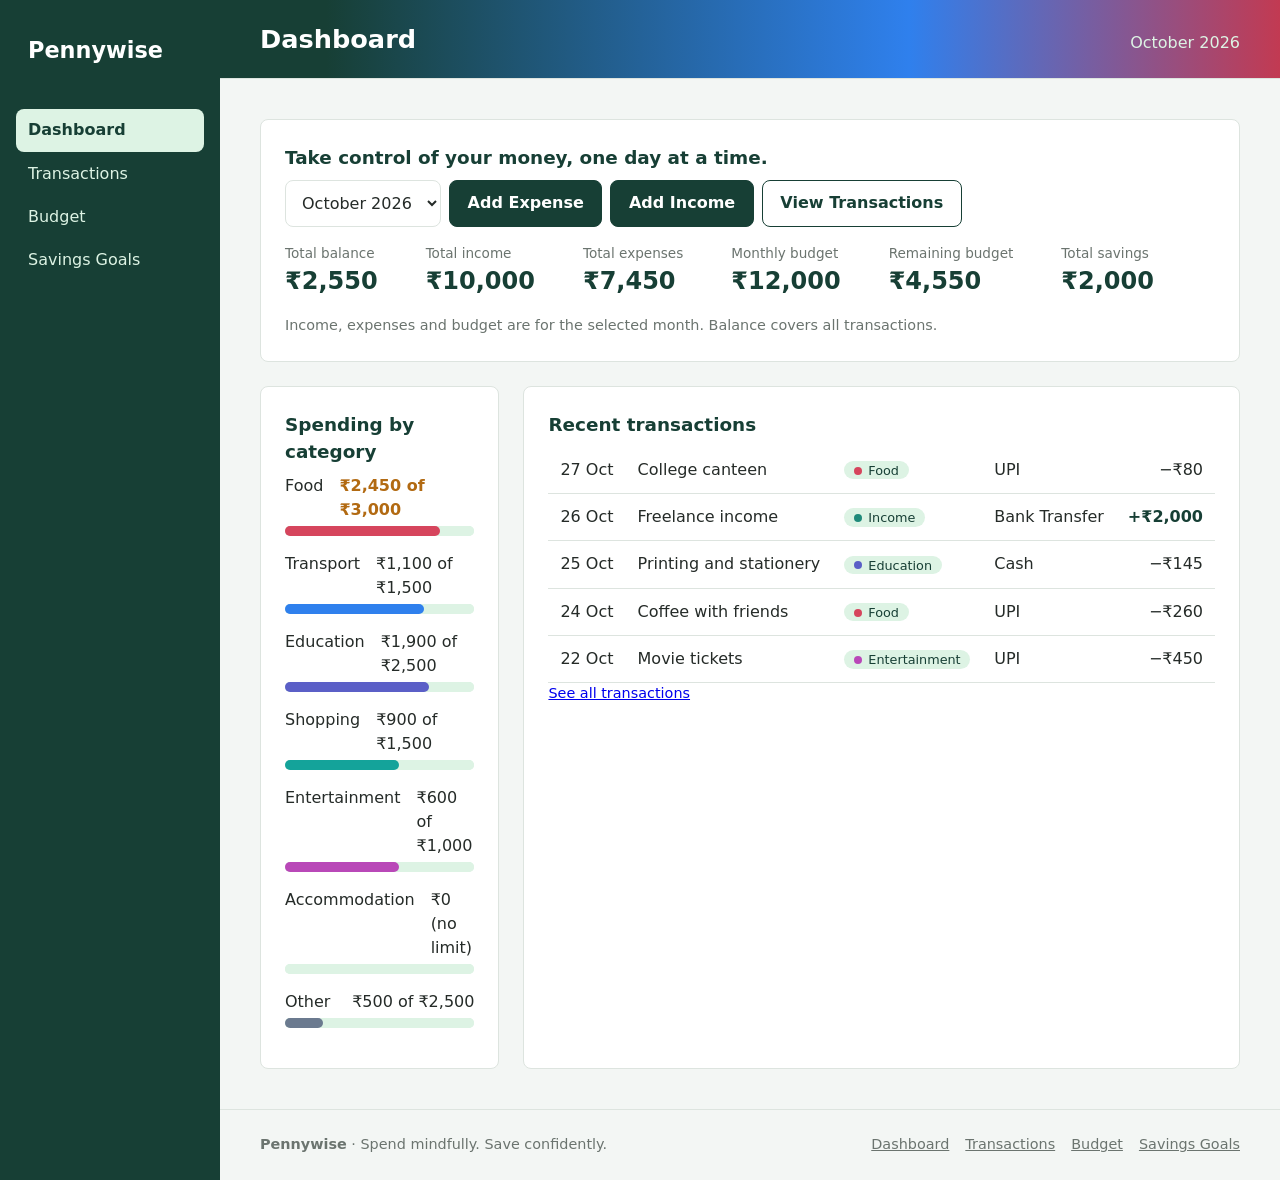
<file: index.html>
<!DOCTYPE html>
<html lang="en">
  <head>
    <meta charset="utf-8">
    <meta name="viewport" content="width=device-width, initial-scale=1">
    <title>Dashboard · Pennywise</title>
    <link rel="stylesheet" href="style.css">
  </head>
  <body data-page="dashboard">
    <aside class="sidebar">
      <a class="brand" href="index.html">Pennywise</a>
      <nav aria-label="Main">
        <ul>
          <li><a href="index.html" aria-current="page">Dashboard</a></li>
          <li><a href="transactions.html">Transactions</a></li>
          <li><a href="budget.html">Budget</a></li>
          <li><a href="savings.html">Savings Goals</a></li>
        </ul>
      </nav>
    </aside>
    <div class="main">
      <header class="page-header">
        <h1>Dashboard</h1>
        <p id="headerMonth"></p>
      </header>
      <main>
        <section class="panel">
          <h2>Take control of your money, one day at a time.</h2>
          <form class="filters" action="index.html" method="get">
            <label for="month" hidden>Month</label>
            <select id="month" name="month"></select>
            <a class="btn" href="transactions.html?type=Expense#add">Add Expense</a>
            <a class="btn" href="transactions.html?type=Income#add">Add Income</a>
            <a class="btn secondary" href="transactions.html">View Transactions</a>
          </form>
          <dl class="summary">
            <div><dt>Total balance</dt><dd id="balance">₹0</dd></div>
            <div><dt>Total income</dt><dd id="income">₹0</dd></div>
            <div><dt>Total expenses</dt><dd id="expenses">₹0</dd></div>
            <div><dt>Monthly budget</dt><dd id="budgetTotal">₹0</dd></div>
            <div><dt>Remaining budget</dt><dd id="remaining">₹0</dd></div>
            <div><dt>Total savings</dt><dd id="savings">₹0</dd></div>
          </dl>
          <p class="muted small-note">Income, expenses and budget are for the selected month. Balance covers all transactions.</p>
        </section>
        <div class="two-col">
          <section class="panel">
            <h2>Spending by category</h2>
            <div id="categoryBars"></div>
          </section>
          <section class="panel">
            <h2>Recent transactions</h2>
            <div class="table-wrap">
              <table>
                <tbody id="recentBody"></tbody>
              </table>
            </div>
            <p class="muted"><a href="transactions.html">See all transactions</a></p>
          </section>
        </div>
      </main>
      <footer>
        <p><strong>Pennywise</strong> · Spend mindfully. Save confidently.</p>
        <nav aria-label="Footer">
          <a href="index.html">Dashboard</a>
          <a href="transactions.html">Transactions</a>
          <a href="budget.html">Budget</a>
          <a href="savings.html">Savings Goals</a>
        </nav>
      </footer>
    </div>
    <script src="script.js"></script>
  </body>
</html>
</file>
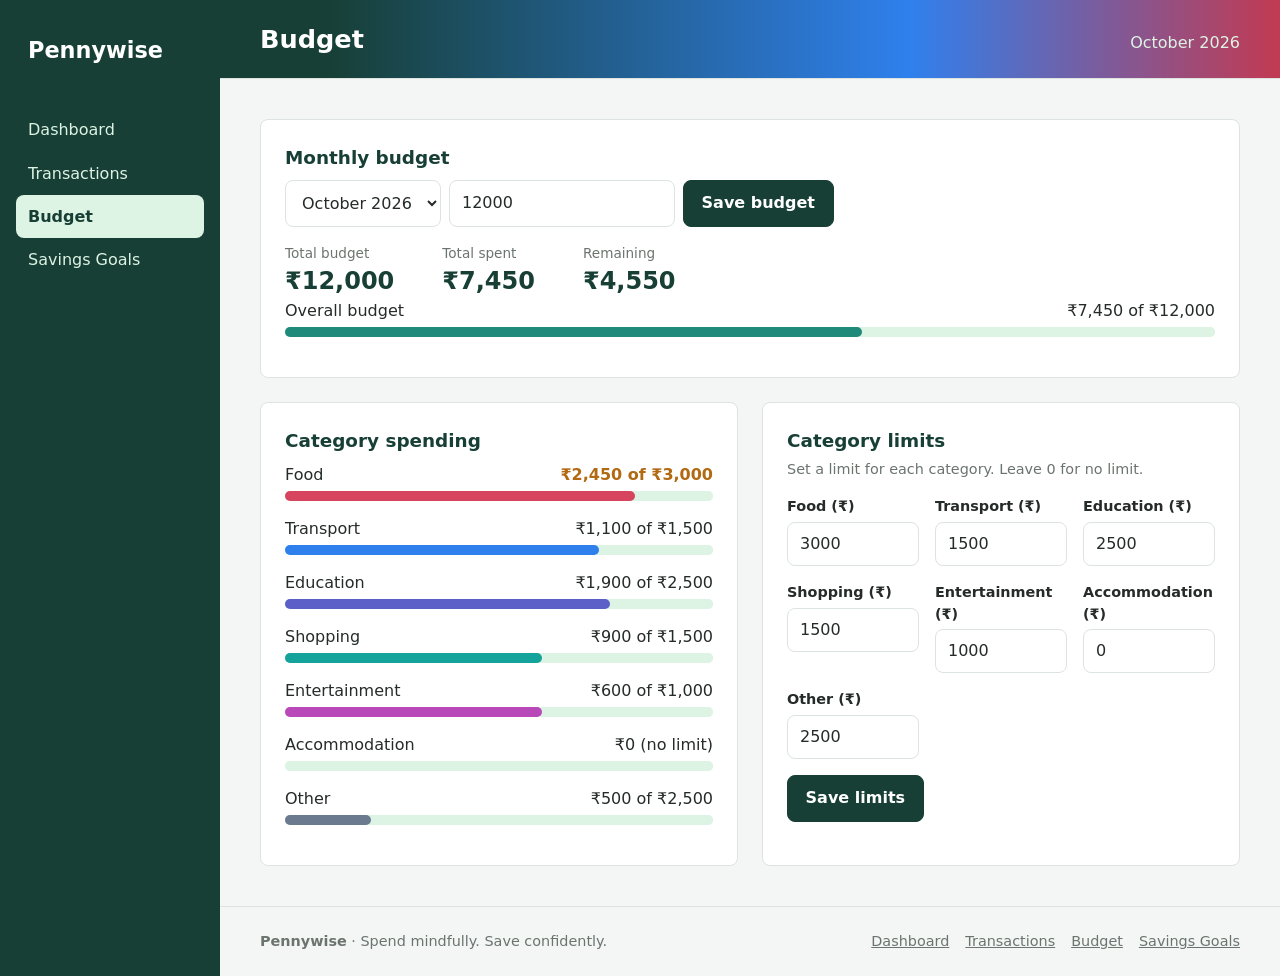
<file: budget.html>
<!DOCTYPE html>
<html lang="en">
  <head>
    <meta charset="utf-8">
    <meta name="viewport" content="width=device-width, initial-scale=1">
    <title>Budget · Pennywise</title>
    <link rel="stylesheet" href="style.css">
  </head>
  <body data-page="budget">
    <aside class="sidebar">
      <a class="brand" href="index.html">Pennywise</a>
      <nav aria-label="Main">
        <ul>
          <li><a href="index.html">Dashboard</a></li>
          <li><a href="transactions.html">Transactions</a></li>
          <li><a href="budget.html" aria-current="page">Budget</a></li>
          <li><a href="savings.html">Savings Goals</a></li>
        </ul>
      </nav>
    </aside>
    <div class="main">
      <header class="page-header">
        <h1>Budget</h1>
        <p id="headerMonth"></p>
      </header>
      <main>
        <section class="panel">
          <h2>Monthly budget</h2>
          <form class="filters" id="budgetForm">
            <label for="month" hidden>Month</label>
            <select id="month"></select>
            <label for="monthlyBudget" hidden>Monthly budget</label>
            <input id="monthlyBudget" type="number" min="0" step="1" placeholder="Monthly budget in ₹" required>
            <button class="btn" type="submit">Save budget</button>
          </form>
          <dl class="summary">
            <div><dt>Total budget</dt><dd id="totalBudget">₹0</dd></div>
            <div><dt>Total spent</dt><dd id="totalSpent">₹0</dd></div>
            <div><dt>Remaining</dt><dd id="remaining">₹0</dd></div>
          </dl>
          <div class="alert" id="budgetAlert" hidden></div>
          <div id="overallBar"></div>
        </section>
        <div class="two-col">
          <section class="panel">
            <h2>Category spending</h2>
            <div id="budgetBars"></div>
          </section>
          <section class="panel">
            <h2>Category limits</h2>
            <p class="muted">Set a limit for each category. Leave 0 for no limit.</p>
            <form id="limitForm">
              <div id="limitFields" class="form-grid"></div>
              <button class="btn" type="submit">Save limits</button>
            </form>
          </section>
        </div>
      </main>
      <footer>
        <p><strong>Pennywise</strong> · Spend mindfully. Save confidently.</p>
        <nav aria-label="Footer">
          <a href="index.html">Dashboard</a>
          <a href="transactions.html">Transactions</a>
          <a href="budget.html">Budget</a>
          <a href="savings.html">Savings Goals</a>
        </nav>
      </footer>
    </div>
    <script src="script.js"></script>
  </body>
</html>
</file>
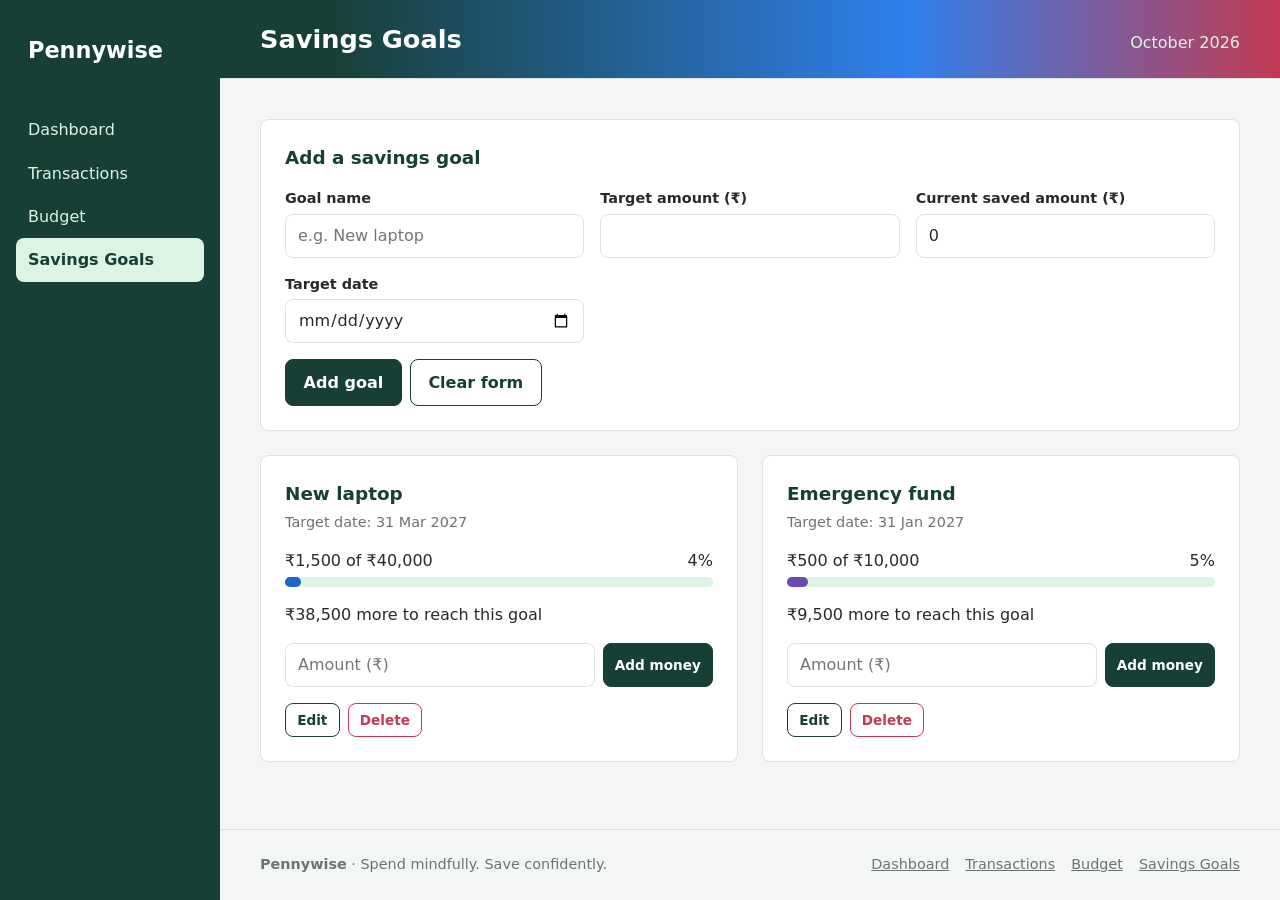
<file: savings.html>
<!DOCTYPE html>
<html lang="en">
  <head>
    <meta charset="utf-8">
    <meta name="viewport" content="width=device-width, initial-scale=1">
    <title>Savings Goals · Pennywise</title>
    <link rel="stylesheet" href="style.css">
  </head>
  <body data-page="savings">
    <aside class="sidebar">
      <a class="brand" href="index.html">Pennywise</a>
      <nav aria-label="Main">
        <ul>
          <li><a href="index.html">Dashboard</a></li>
          <li><a href="transactions.html">Transactions</a></li>
          <li><a href="budget.html">Budget</a></li>
          <li><a href="savings.html" aria-current="page">Savings Goals</a></li>
        </ul>
      </nav>
    </aside>
    <div class="main">
      <header class="page-header">
        <h1>Savings Goals</h1>
        <p id="headerMonth"></p>
      </header>
      <main>
        <section class="panel">
          <h2 id="goalFormTitle">Add a savings goal</h2>
          <form id="goalForm">
            <input type="hidden" id="goalId">
            <div class="form-grid">
              <div class="field">
                <label for="goalName">Goal name</label>
                <input id="goalName" type="text" placeholder="e.g. New laptop" required>
              </div>
              <div class="field">
                <label for="goalTarget">Target amount (₹)</label>
                <input id="goalTarget" type="number" min="1" step="1" required>
              </div>
              <div class="field">
                <label for="goalSaved">Current saved amount (₹)</label>
                <input id="goalSaved" type="number" min="0" step="1" value="0" required>
              </div>
              <div class="field">
                <label for="goalDate">Target date</label>
                <input id="goalDate" type="date" required>
              </div>
            </div>
            <div class="actions">
              <button class="btn" type="submit" id="goalSubmit">Add goal</button>
              <button class="btn secondary" type="button" id="goalCancel">Clear form</button>
            </div>
          </form>
        </section>
        <div class="goal-grid" id="goalList"></div>
      </main>
      <footer>
        <p><strong>Pennywise</strong> · Spend mindfully. Save confidently.</p>
        <nav aria-label="Footer">
          <a href="index.html">Dashboard</a>
          <a href="transactions.html">Transactions</a>
          <a href="budget.html">Budget</a>
          <a href="savings.html">Savings Goals</a>
        </nav>
      </footer>
    </div>
    <script src="script.js"></script>
  </body>
</html>
</file>
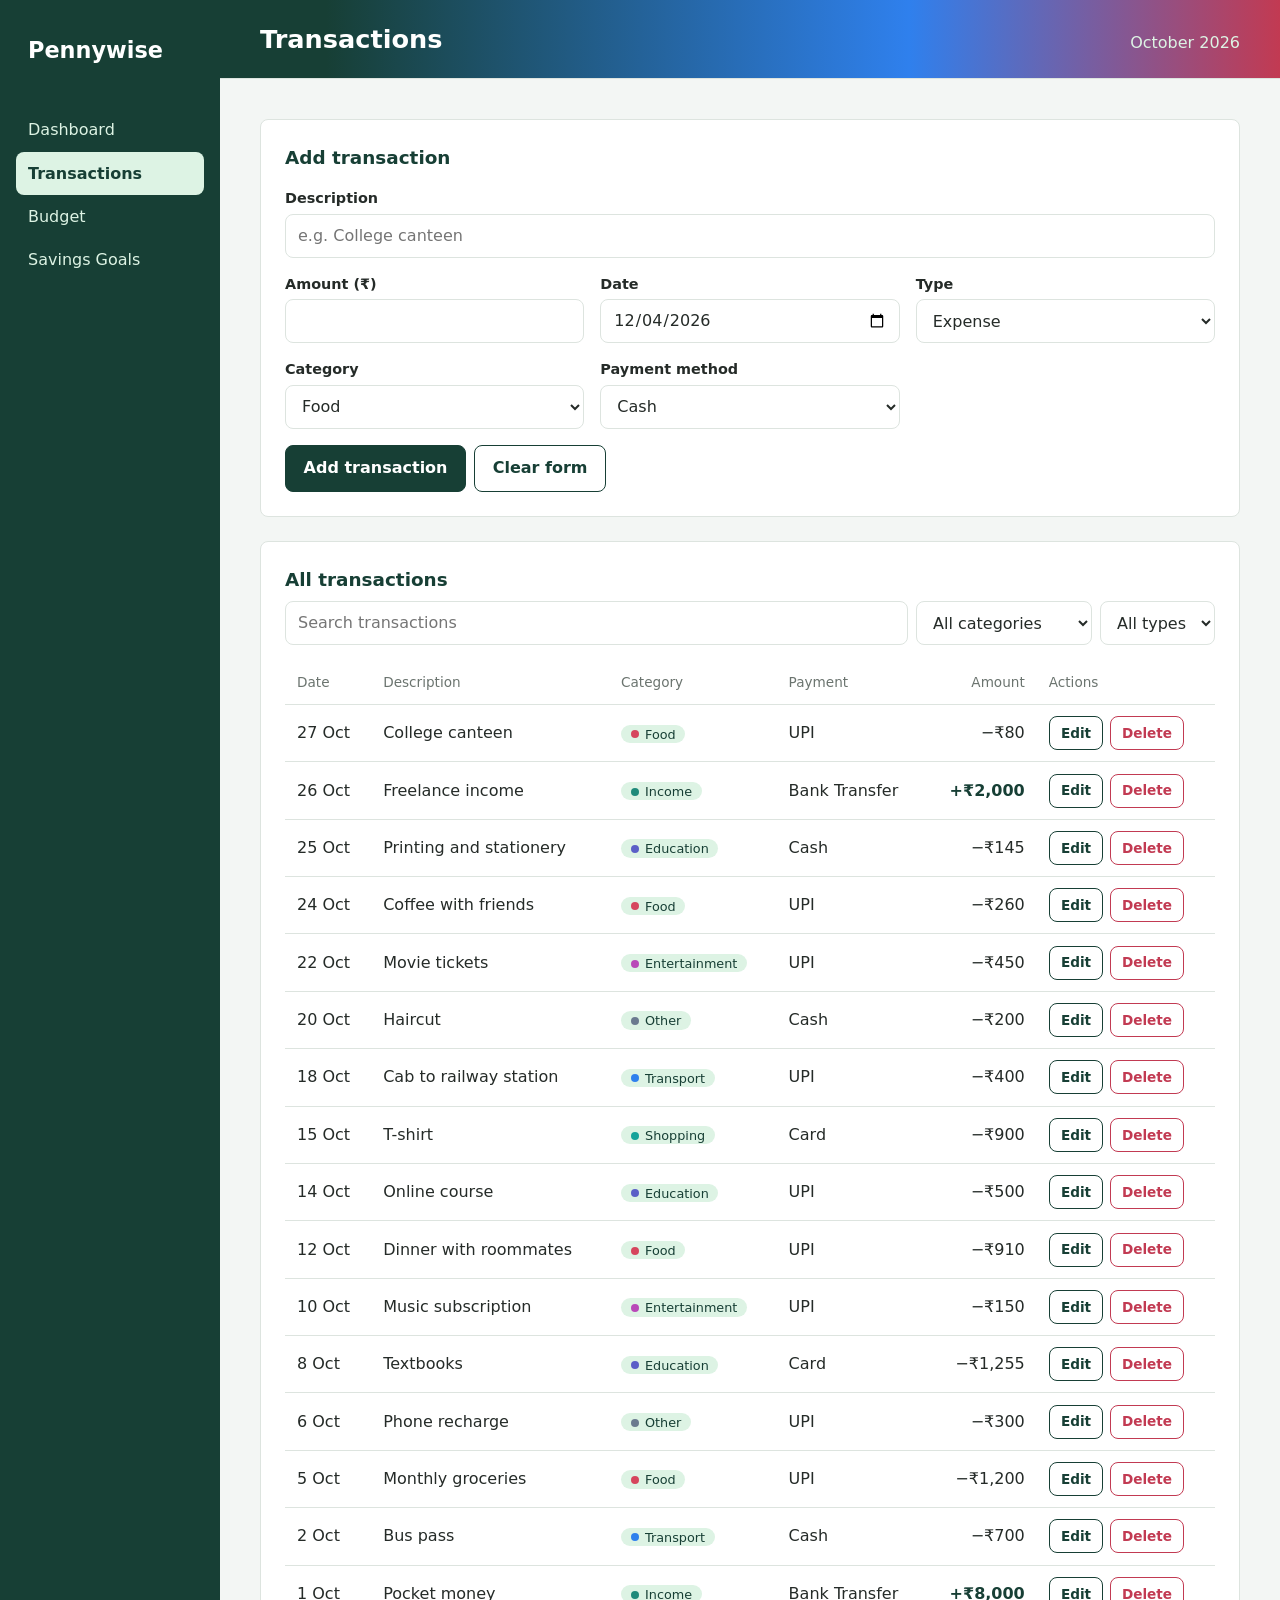
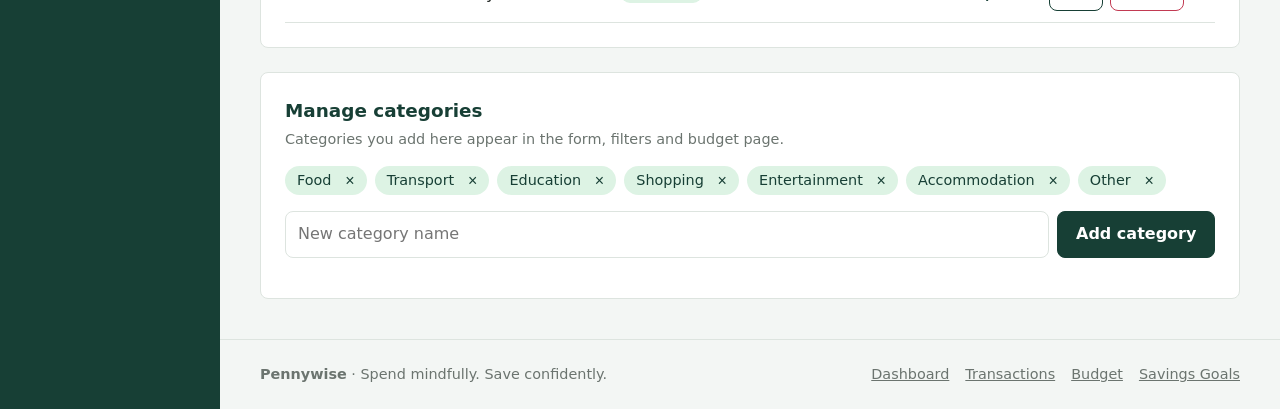
<file: transactions.html>
<!DOCTYPE html>
<html lang="en">
  <head>
    <meta charset="utf-8">
    <meta name="viewport" content="width=device-width, initial-scale=1">
    <title>Transactions · Pennywise</title>
    <link rel="stylesheet" href="style.css">
  </head>
  <body data-page="transactions">
    <aside class="sidebar">
      <a class="brand" href="index.html">Pennywise</a>
      <nav aria-label="Main">
        <ul>
          <li><a href="index.html">Dashboard</a></li>
          <li><a href="transactions.html" aria-current="page">Transactions</a></li>
          <li><a href="budget.html">Budget</a></li>
          <li><a href="savings.html">Savings Goals</a></li>
        </ul>
      </nav>
    </aside>
    <div class="main">
      <header class="page-header">
        <h1>Transactions</h1>
        <p id="headerMonth"></p>
      </header>
      <main>
        <section class="panel" id="add">
          <h2 id="formTitle">Add transaction</h2>
          <form id="txForm">
            <input type="hidden" id="txId">
            <div class="form-grid">
              <div class="field wide">
                <label for="txDescription">Description</label>
                <input id="txDescription" type="text" placeholder="e.g. College canteen" required>
              </div>
              <div class="field">
                <label for="txAmount">Amount (₹)</label>
                <input id="txAmount" type="number" min="1" step="0.01" required>
              </div>
              <div class="field">
                <label for="txDate">Date</label>
                <input id="txDate" type="date" required>
              </div>
              <div class="field">
                <label for="txType">Type</label>
                <select id="txType">
                  <option>Expense</option>
                  <option>Income</option>
                </select>
              </div>
              <div class="field">
                <label for="txCategory">Category</label>
                <select id="txCategory"></select>
              </div>
              <div class="field">
                <label for="txMethod">Payment method</label>
                <select id="txMethod">
                  <option>Cash</option>
                  <option>UPI</option>
                  <option>Card</option>
                  <option>Bank Transfer</option>
                </select>
              </div>
            </div>
            <div class="actions">
              <button class="btn" type="submit" id="txSubmit">Add transaction</button>
              <button class="btn secondary" type="button" id="txCancel">Clear form</button>
            </div>
          </form>
        </section>

        <section class="panel">
          <h2>All transactions</h2>
          <div class="filters">
            <label for="search" hidden>Search</label>
            <input id="search" type="search" placeholder="Search transactions">
            <label for="filterCategory" hidden>Category</label>
            <select id="filterCategory"></select>
            <label for="filterType" hidden>Type</label>
            <select id="filterType">
              <option value="All">All types</option>
              <option>Income</option>
              <option>Expense</option>
            </select>
          </div>
          <div class="table-wrap">
            <table>
              <thead>
                <tr><th>Date</th><th>Description</th><th>Category</th><th>Payment</th><th class="amount">Amount</th><th>Actions</th></tr>
              </thead>
              <tbody id="txBody"></tbody>
            </table>
          </div>
        </section>

        <section class="panel">
          <h2>Manage categories</h2>
          <p class="muted">Categories you add here appear in the form, filters and budget page.</p>
          <div class="chips" id="categoryList"></div>
          <form class="inline-form" id="categoryForm">
            <label for="newCategory" hidden>New category</label>
            <input id="newCategory" type="text" placeholder="New category name" required>
            <button class="btn" type="submit">Add category</button>
          </form>
        </section>
      </main>
      <footer>
        <p><strong>Pennywise</strong> · Spend mindfully. Save confidently.</p>
        <nav aria-label="Footer">
          <a href="index.html">Dashboard</a>
          <a href="transactions.html">Transactions</a>
          <a href="budget.html">Budget</a>
          <a href="savings.html">Savings Goals</a>
        </nav>
      </footer>
    </div>
    <script src="script.js"></script>
  </body>
</html>
</file>
<file: style.css>
/* Variables */
:root {
  --green: #173F35;  --teal: #1F8A7A;  --mint: #DDF3E4;  --bg: #F3F6F4;  --white: #fff;
  --ink: #252B28;    --muted: #6B746F; --orange: #F2A65A; --line: #DDE4DF;
  --blue: #1F66C9;   --violet: #6A49B0; --rose: #C23A52;  --gold: #E9B44C;
  /* Category colors */
  --c-food: #D6455D; --c-transport: #2F80ED; --c-education: #5B5FC7;
  --c-shopping: #14A39A; --c-entertainment: #B948B8; --c-other: #6B7A8F;
  --gap: 1.5rem;     --radius: 8px;
  font-family: Inter, "Segoe UI", system-ui, sans-serif;
}

/* Base */
* { box-sizing: border-box; }
body { display: grid; grid-template-columns: 220px 1fr; min-height: 100vh; margin: 0; color: var(--ink); background: var(--bg); line-height: 1.5; }
h1, h2 { margin: 0 0 .5rem; color: var(--green); }
h1 { font-size: 1.6rem; }
h2 { font-size: 1.15rem; }
p { margin: 0 0 1rem; }
.muted { color: var(--muted); font-size: .9rem; }
:focus-visible { outline: 3px solid var(--orange); outline-offset: 2px; }

/* Sidebar */
.sidebar { padding: 1.5rem 1rem; background: var(--green); }
.sidebar ul { margin: 0; padding: 0; list-style: none; }
.sidebar a { display: block; padding: .6rem .75rem; border-radius: var(--radius); color: var(--mint); text-decoration: none; }
.sidebar a:hover { background: rgba(255, 255, 255, .1); }
.sidebar a[aria-current="page"] { background: var(--mint); color: var(--green); font-weight: 600; }
.sidebar .brand { margin-bottom: 2rem; color: var(--white); font-size: 1.4rem; font-weight: 700; }

/* Page layout */
.main { display: flex; flex-direction: column; min-width: 0; }
.page-header { display: flex; justify-content: space-between; align-items: baseline; padding: 1.25rem 2.5rem; background: linear-gradient(to right, var(--green) 10%, var(--c-transport) 65%, var(--rose) 100%); border-bottom: 1px solid var(--line);  background-color : var(--green);}
.page-header p { margin: 0; color: var(--muted);  }
main { display: grid; flex: 1; gap: var(--gap); align-content: start; padding: 2.5rem; }
.panel { padding: var(--gap); background: var(--white); border: 1px solid var(--line); border-radius: var(--radius); }
.two-col { display: grid; grid-template-columns: 1fr 1fr; gap: var(--gap); }
.summary { display: flex; flex-wrap: wrap; gap: 1rem 3rem; margin: 0; }
.summary dt { color: var(--muted); font-size: .85rem; }
.summary dd { margin: 0; color: var(--green); font-size: 1.5rem; font-weight: 600; }

/* Footer */
footer { display: flex; flex-wrap: wrap; justify-content: space-between; gap: 1rem; padding: 1.5rem 2.5rem; border-top: 1px solid var(--line); color: var(--muted); font-size: .9rem; }
footer p { margin: 0; }
footer nav { display: flex; flex-wrap: wrap; gap: 1rem; }
footer a { color: inherit; }
footer a:hover { color: var(--green); }

/* Forms */
.form-grid { display: grid; grid-template-columns: repeat(3, 1fr); gap: 1rem; margin: 1rem 0; }
.field { display: flex; flex-direction: column; gap: 4px; min-width: 0; }
.field.wide { grid-column: 1 / -1; }
.field label { font-size: .9rem; font-weight: 600; }
.field small { color: var(--muted); }
input, select, textarea { min-height: 44px; padding: .5rem .75rem; font: inherit; color: var(--ink); background: var(--white); border: 1px solid var(--line); border-radius: var(--radius); }
input:focus, select:focus, textarea:focus { border-color: var(--green); }
textarea { resize: vertical; }
.filters, .actions { display: flex; flex-wrap: wrap; gap: .5rem; }
.filters { margin-bottom: 1rem; }
.filters input[type="search"] { flex: 1; min-width: 160px; }

/* Buttons */
.btn { display: inline-block; min-height: 44px; padding: .65rem 1.1rem; font: inherit; font-weight: 600; text-decoration: none; cursor: pointer; color: var(--white); background: var(--green); border: 1px solid var(--green); border-radius: var(--radius); }
.btn:hover { background: #0f2c25; }
.btn.secondary { color: var(--green); background: var(--white); }
.btn.secondary:hover { background: var(--mint); }

/* Tables */
.table-wrap { overflow-x: auto; }
table { width: 100%; border-collapse: collapse; }
th, td { padding: .7rem .75rem; border-bottom: 1px solid var(--line); text-align: left; white-space: nowrap; }
th { color: var(--muted); font-size: .85rem; font-weight: 500; }
.amount { text-align: right; }
.income { color: var(--green); font-weight: 600; }
.badge { padding: .1rem .6rem; border-radius: 99px; background: var(--mint); color: var(--green); font-size: .8rem; }

/* Progress bars: each bar gets its own colour from JS through --bar */
.row { display: flex; justify-content: space-between; gap: 1rem; margin-bottom: 4px; }
progress { --bar: var(--green); display: block; width: 100%; height: 10px; margin-bottom: 1rem; border: 0; border-radius: 99px; appearance: none; background: var(--mint); }
progress::-webkit-progress-bar { background: var(--mint); border-radius: 99px; }
progress::-webkit-progress-value { background: var(--bar); border-radius: 99px; }
progress::-moz-progress-bar { background: var(--bar); border-radius: 99px; }

/* Mobile and tablet */
@media (max-width: 800px) {
  body, .two-col, .form-grid { grid-template-columns: 1fr; }
  .sidebar { padding: 1rem; }
  .sidebar .brand { margin-bottom: .5rem; }
  .sidebar ul { display: flex; flex-wrap: wrap; }
  .page-header, main, footer { padding-inline: 1rem; }
  .actions .btn { flex: 1 1 100%; }
}

/* ---- Additions for the full project ---- */

/* Header sits on dark green, so its text must be light */
.page-header h1 { margin: 0; color: var(--white); }
.page-header p { color: var(--mint); }

/* Small helpers */
.panel > h2 + .muted { margin-top: -.25rem; }
.small-note { margin: 1rem 0 0; }
button.btn { font-family: inherit; }
.btn.small { min-height: 34px; padding: .25rem .7rem; font-size: .85rem; }
.btn.danger { color: var(--rose); background: var(--white); border-color: var(--rose); }
.btn.danger:hover { background: #fbeae8; }
.empty { padding: 1rem 0; color: var(--muted); }
.cell-actions { display: flex; gap: .4rem; }

/* Warning banner (budget page) */
.alert { margin: 1rem 0; padding: .75rem 1rem; color: #7a4a10; background: #fdf0e0; border: 1px solid var(--orange); border-radius: var(--radius); }
.alert.danger { color: #7d261c; background: #fbeae8; border-color: var(--rose); }
.alert[hidden] { display: none; }


/* Category chips on the Transactions page */
.chips { display: flex; flex-wrap: wrap; gap: .5rem; margin: 1rem 0; }
.chip { display: inline-flex; align-items: center; gap: .4rem; padding: .15rem .3rem .15rem .75rem; border-radius: 99px; background: var(--mint); color: var(--green); font-size: .9rem; }
.chip button { width: 24px; height: 24px; padding: 0; font-size: 1rem; line-height: 1; color: var(--green); background: transparent; border: 0; border-radius: 50%; cursor: pointer; }
.chip button:hover { background: var(--white); }

/* Savings goals */
.goal-grid { display: grid; grid-template-columns: repeat(auto-fit, minmax(280px, 1fr)); gap: var(--gap); }
.inline-form { display: flex; gap: .5rem; margin-bottom: 1rem; }
.inline-form input { flex: 1; min-width: 0; }
.goal-actions { display: flex; gap: .5rem; }

@media (max-width: 800px) {
  .page-header { flex-wrap: wrap; gap: .25rem; }
}

/* Amount text warns instead of the bar changing colour: orange at 80%+, rose when over */
.row.warn span:last-child { color: #B26A12; font-weight: 600; }
.row.over span:last-child { color: var(--rose); font-weight: 600; }

/* Coloured dot in front of each category badge */
.badge::before { content: ""; display: inline-block; width: .5rem; height: .5rem; margin-right: .4rem; border-radius: 50%; background: var(--dot, var(--green)); }
</file>
